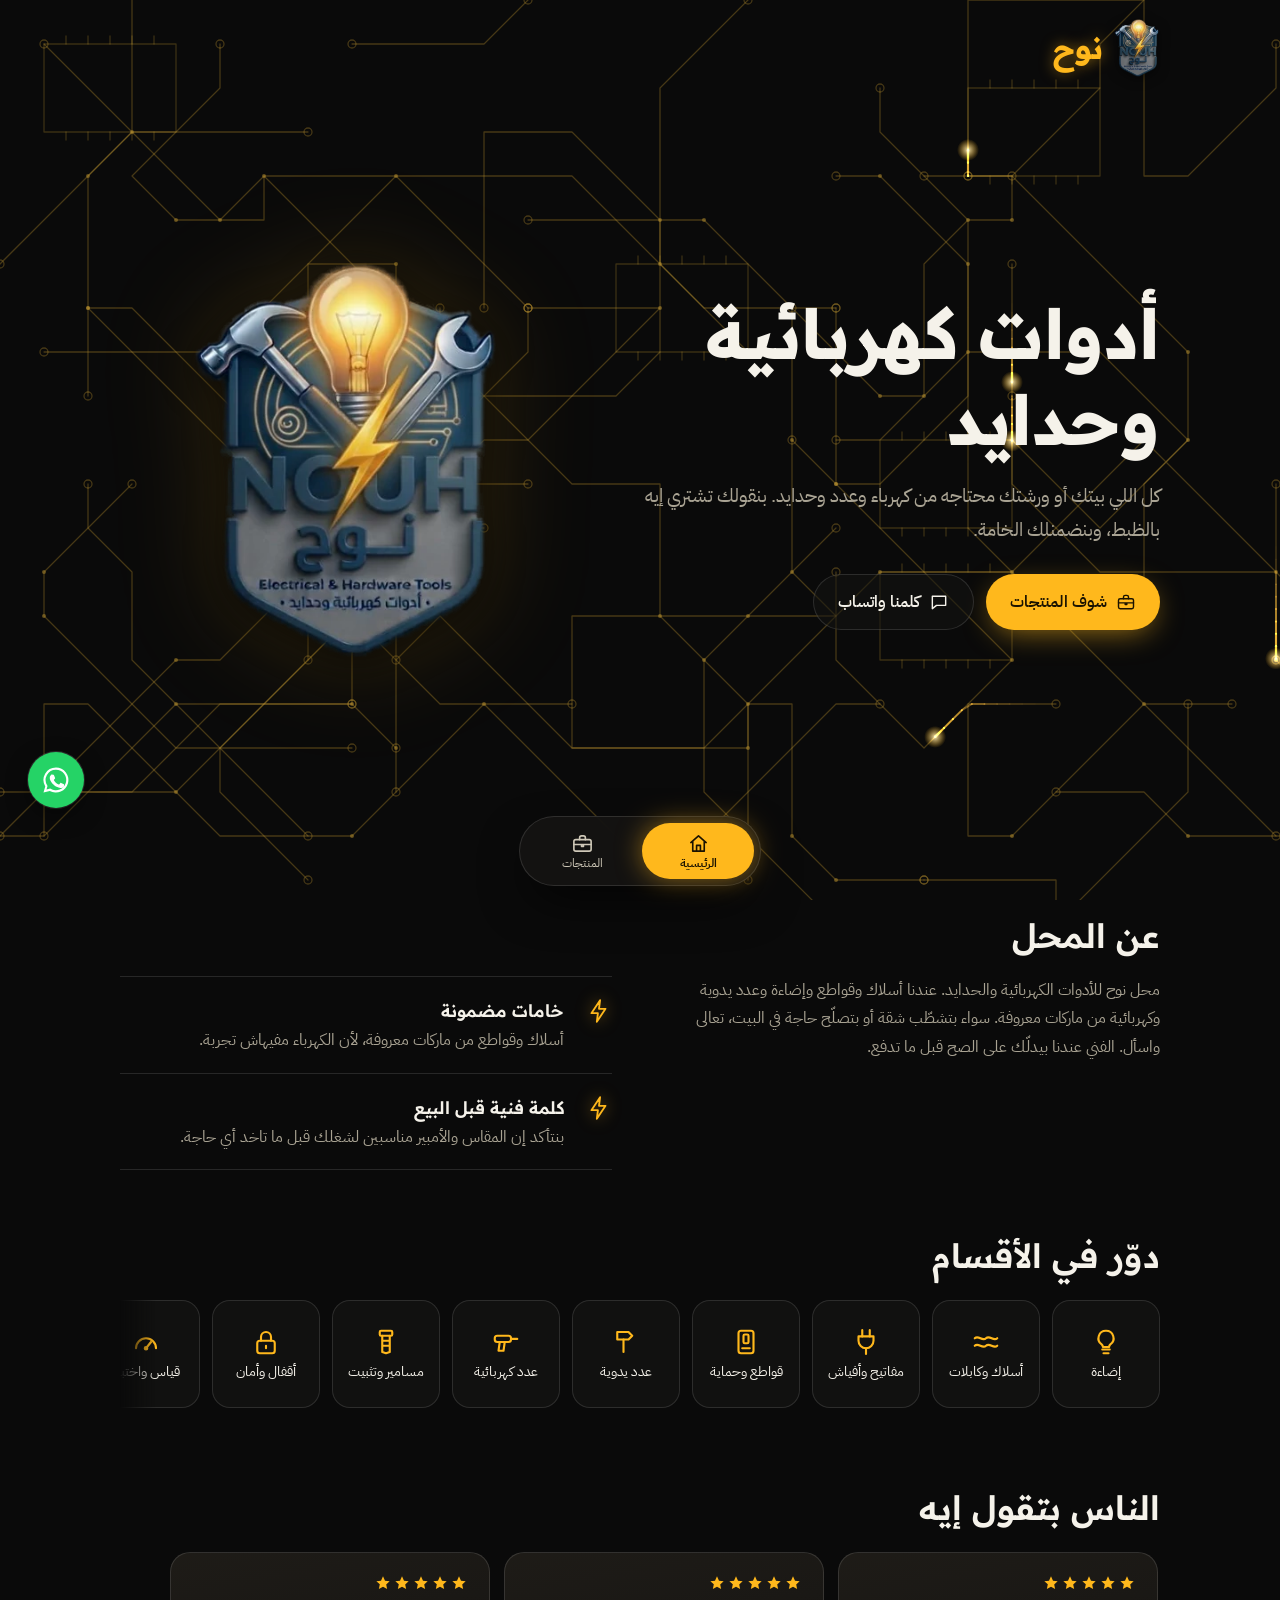
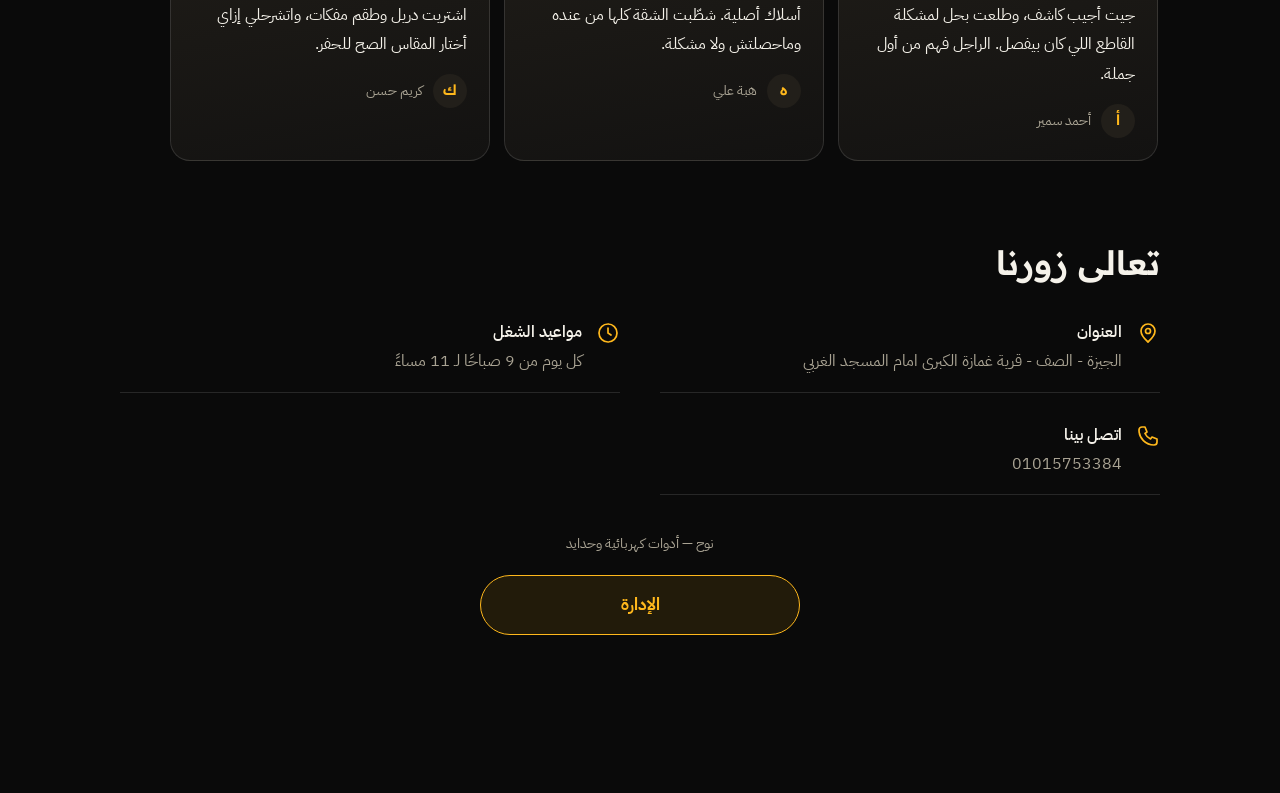
<file: index.html>
<!DOCTYPE html>
<html lang="ar" dir="rtl">
<head>
<meta charset="utf-8">
<meta name="viewport" content="width=device-width, initial-scale=1, viewport-fit=cover">
<meta name="theme-color" content="#0a0a0a">
<title>نوح — أدوات كهربائية وحدايد</title>
<meta name="description" content="نوح: أدوات كهربائية وحدايد. أسلاك وقواطع وإضاءة وعدد يدوية وكهربائية. شوف المنتجات واسأل على واتساب.">
<link rel="canonical" href="https://noah-shop.pages.dev/">
<meta property="og:type" content="website">
<meta property="og:locale" content="ar_EG">
<meta property="og:site_name" content="نوح">
<meta property="og:title" content="نوح — أدوات كهربائية وحدايد">
<meta property="og:description" content="أسلاك وقواطع وإضاءة وعدد يدوية وكهربائية. اسأل على واتساب.">
<meta property="og:url" content="https://noah-shop.pages.dev/">
<meta property="og:image:width" content="1200">
<meta property="og:image:height" content="630">
<meta property="og:image" content="https://noah-shop.pages.dev/assets/og-image.png">
<meta name="twitter:card" content="summary_large_image">
<link rel="manifest" href="manifest.webmanifest">
<link rel="apple-touch-icon" href="assets/icon-180.png">
<link rel="icon" href="data:image/svg+xml,%3Csvg xmlns='http://www.w3.org/2000/svg' viewBox='0 0 32 32'%3E%3Crect width='32' height='32' rx='8' fill='%230a0a0a'/%3E%3Cpath d='M18 3 8 18h7l-2 11 11-16h-7z' fill='%23ffb81c'/%3E%3C/svg%3E">
<link rel="preconnect" href="https://fonts.googleapis.com">
<link rel="preconnect" href="https://fonts.gstatic.com" crossorigin>
<link href="https://fonts.googleapis.com/css2?family=IBM+Plex+Sans+Arabic:wght@400;500;600&family=Readex+Pro:wght@400;600;700&display=swap" rel="stylesheet">
<link rel="stylesheet" href="assets/style.css">
</head>
<body>
<noscript><div style="position:relative;z-index:5;padding:28px 20px;text-align:center;font-family:Tahoma,sans-serif;line-height:2;background:#151413;color:#f5f2ea">
<h1>نوح — أدوات كهربائية وحدايد</h1>
<p>الموقع محتاج تفعيل JavaScript عشان يعرض المنتجات. فعّله من إعدادات المتصفح، أو كلمنا مباشرة وهنرد عليك.</p>
<p><a style="color:#ffb81c" href="https://wa.me/201119907829">واتساب</a> · <a style="color:#ffb81c" href="tel:01015753384">01015753384</a> <!-- ✏️ غيّر الرقمين هنا زي assets/config.js --></p>
</div></noscript>
<canvas id="bg" aria-hidden="true"></canvas>

<main>
<!-- ===================== الرئيسية ===================== -->
<section class="view active" id="view-home" aria-label="الرئيسية">
  <header class="topbar">
    <a class="brand" href="#home" data-go="home" aria-label="نوح للأدوات الكهربائية والحدايد">
      <img id="logoMain" src="assets/logo.webp" alt="شعار نوح">
      <span class="brand-name">نوح</span>
    </a>
  </header>

  <div class="hero">
    <div class="hero-text">
      <h1 class="hero-title">أدوات كهربائية وحدايد</h1>
      <p class="lead">كل اللي بيتك أو ورشتك محتاجه من كهرباء وعدد وحدايد. بنقولك تشتري إيه بالظبط، وبنضمنلك الخامة.</p>
      <div class="cta-row">
        <button class="btn primary" data-go="products"><svg class="i" viewBox="0 0 24 24" data-icon="toolbox"></svg>شوف المنتجات</button>
        <a class="btn ghost" id="waHero" target="_blank" rel="noopener"><svg class="i" viewBox="0 0 24 24" data-icon="chat"></svg>كلمنا واتساب</a>
      </div>
    </div>
    <img class="hero-logo" data-logo alt="" aria-hidden="true">
  </div>

  <div class="sec" id="about">
    <h2>عن المحل</h2>
    <div class="about">
      <p><!-- ✏️ عدّل النص ده بكلام صاحبك --> محل نوح للأدوات الكهربائية والحدايد. عندنا أسلاك وقواطع وإضاءة وعدد يدوية وكهربائية من ماركات معروفة. سواء بتشطّب شقة أو بتصلّح حاجة في البيت، تعالى واسأل. الفني عندنا بيدلّك على الصح قبل ما تدفع.</p>
      <ul class="why">
        <li><svg class="i" viewBox="0 0 24 24" data-icon="bolt"></svg><div><b>خامات مضمونة</b><span>أسلاك وقواطع من ماركات معروفة، لأن الكهرباء مفيهاش تجربة.</span></div></li>
        <li><svg class="i" viewBox="0 0 24 24" data-icon="bolt"></svg><div><b>كلمة فنية قبل البيع</b><span>بنتأكد إن المقاس والأمبير مناسبين لشغلك قبل ما تاخد أي حاجة.</span></div></li>
      </ul>
    </div>
  </div>

  <div class="sec">
    <h2>دوّر في الأقسام</h2>
    <div class="tiles" id="homeTiles"></div>
  </div>

  <div class="sec">
    <h2>الناس بتقول إيه</h2>
    <!-- ✏️ آراء تجريبية: استبدلها بآراء عملاء حقيقيين -->
    <div class="reviews">
      <article class="rev"><div class="stars" data-stars></div><p>جيت أجيب كاشف، وطلعت بحل لمشكلة القاطع اللي كان بيفصل. الراجل فهم من أول جملة.</p><footer><i>أ</i>أحمد سمير</footer></article>
      <article class="rev"><div class="stars" data-stars></div><p>أسلاك أصلية. شطّبت الشقة كلها من عنده وماحصلتش ولا مشكلة.</p><footer><i>ه</i>هبة علي</footer></article>
      <article class="rev"><div class="stars" data-stars></div><p>اشتريت دريل وطقم مفكات، واتشرحلي إزاي أختار المقاس الصح للحفر.</p><footer><i>ك</i>كريم حسن</footer></article>
    </div>
  </div>

  <div class="sec" id="contact">
    <h2>تعالى زورنا</h2>
    <div class="contact">
      <div class="crow"><svg class="i" viewBox="0 0 24 24" data-icon="pin"></svg><div><b>العنوان</b><span id="cAddr"></span></div></div>
      <div class="crow"><svg class="i" viewBox="0 0 24 24" data-icon="clock"></svg><div><b>مواعيد الشغل</b><span id="cHours"></span></div></div>
      <div class="crow"><svg class="i" viewBox="0 0 24 24" data-icon="phone"></svg><div><b>اتصل بينا</b><a id="cPhone"></a></div></div>
    </div>
    <footer class="foot">نوح — أدوات كهربائية وحدايد <a class="adm" href="/admin/" rel="nofollow">الإدارة</a></footer>
  </div>
</section>

<!-- ===================== المنتجات ===================== -->
<section class="view" id="view-products" aria-label="المنتجات">
  <div class="p-top">
    <div class="p-head"><h1 class="sr">المنتجات</h1><a class="brand mini" href="#home" data-go="home" aria-label="نوح، الرئيسية"><img data-logo alt="شعار نوح"><span class="brand-name">نوح</span></a><span id="count" aria-live="polite"></span></div>
    <div class="search" id="searchBox">
      <svg class="i" viewBox="0 0 24 24" data-icon="search"></svg>
      <input id="q" type="search" autocomplete="off" autocapitalize="off" spellcheck="false" enterkeyhint="search" aria-label="ابحث في المنتجات" placeholder="">
      <button class="ibtn" id="mic" hidden aria-label="بحث بالصوت"><svg class="i" viewBox="0 0 24 24" data-icon="mic"></svg></button>
      <button class="ibtn" id="clearQ" hidden aria-label="مسح البحث"><svg class="i" viewBox="0 0 24 24" data-icon="x"></svg></button>
      <button class="ibtn" id="filterBtn" aria-label="فلاتر" aria-expanded="false"><svg class="i" viewBox="0 0 24 24" data-icon="sliders"></svg><span class="badge" id="fBadge" hidden>0</span></button>
      <div class="sugg" id="sugg" hidden></div>
    </div>
    <div class="smart" id="smart" hidden></div>
    <div class="panel" id="panel" hidden>
      <div><h3>السعر (ج.م)</h3>
        <div class="prow"><input class="num" id="pMin" aria-label="السعر من" type="number" inputmode="numeric" min="0" placeholder="من"><input class="num" id="pMax" aria-label="السعر إلى" type="number" inputmode="numeric" min="0" placeholder="إلى"></div>
        <div class="wrap" style="margin-top:10px" id="presets"></div></div>
      <div><h3>الماركة</h3><div class="wrap" id="brands"></div></div>
      <label class="switch"><input type="checkbox" id="stockOnly"><i></i><span>المتوفر فقط</span></label>
      <div><h3>الترتيب</h3><select class="sel" id="sort" aria-label="ترتيب المنتجات"><option value="rel">الأنسب</option><option value="asc">الأرخص أولًا</option><option value="desc">الأغلى أولًا</option><option value="disc">أكبر خصم</option></select></div>
      <button class="clear" id="resetAll">مسح كل الفلاتر</button>
    </div>
    <div class="cats" id="cats" role="group" aria-label="الأقسام"></div>
  </div>
  <p class="notice" id="notice" hidden></p>
  <div class="grid" id="grid"></div>
  <nav class="pager" id="pager" aria-label="صفحات المنتجات" hidden></nav>
</section>
</main>

<a class="wa-fab" id="waFab" target="_blank" rel="noopener" aria-label="كلمنا على واتساب"><svg viewBox="0 0 24 24" aria-hidden="true"><path d="M12 2a10 10 0 0 0-8.600 15.100L2 22l5-1.300A10 10 0 1 0 12 2zm0 1.800a8.200 8.200 0 1 1-4.300 15.200l-.3-.2-3 .8.8-2.900-.2-.3A8.200 8.200 0 0 1 12 3.800zM8.700 7.600c-.2 0-.5.100-.7.400-.3.300-1 1-1 2.400s1 2.700 1.100 2.900c.1.200 2 3.100 4.900 4.300 2.400 1 2.900.8 3.400.7.500-.1 1.700-.7 1.900-1.400.2-.7.200-1.200.2-1.400-.1-.1-.3-.2-.6-.3l-1.800-.9c-.2-.1-.4-.1-.6.100l-.8 1c-.1.200-.3.200-.6.100-.3-.1-1.200-.4-2.200-1.400-.8-.7-1.400-1.600-1.500-1.900-.2-.3 0-.4.100-.6l.4-.5.3-.4c.1-.2.100-.3 0-.5l-.8-2c-.2-.5-.4-.5-.6-.5z"/></svg></a>
<nav class="dock" id="dock" aria-label="التنقل الرئيسي">
  <span class="pill" id="pill"></span>
  <button class="on" data-go="home" aria-label="الرئيسية"><svg class="i" viewBox="0 0 24 24" data-icon="home"></svg><span>الرئيسية</span></button>
  <button data-go="products" aria-label="المنتجات"><svg class="i" viewBox="0 0 24 24" data-icon="toolbox"></svg><span>المنتجات</span></button>
</nav>

<div class="scrim" id="scrim" hidden></div>

<!-- =============== 1) البيانات + منطق البحث الذكي (من غير DOM) =============== -->


<!-- =============== 2) الواجهة والحركة =============== -->
<script src="assets/config.js"></script>
<script src="assets/products.seed.js"></script>
<script src="assets/search.js"></script>
<script src="assets/background.js"></script>
<script src="assets/app.js"></script>
<script src="assets/cart.js"></script>
<script src="assets/inquiry.js"></script>
</body>
</html>
</file>
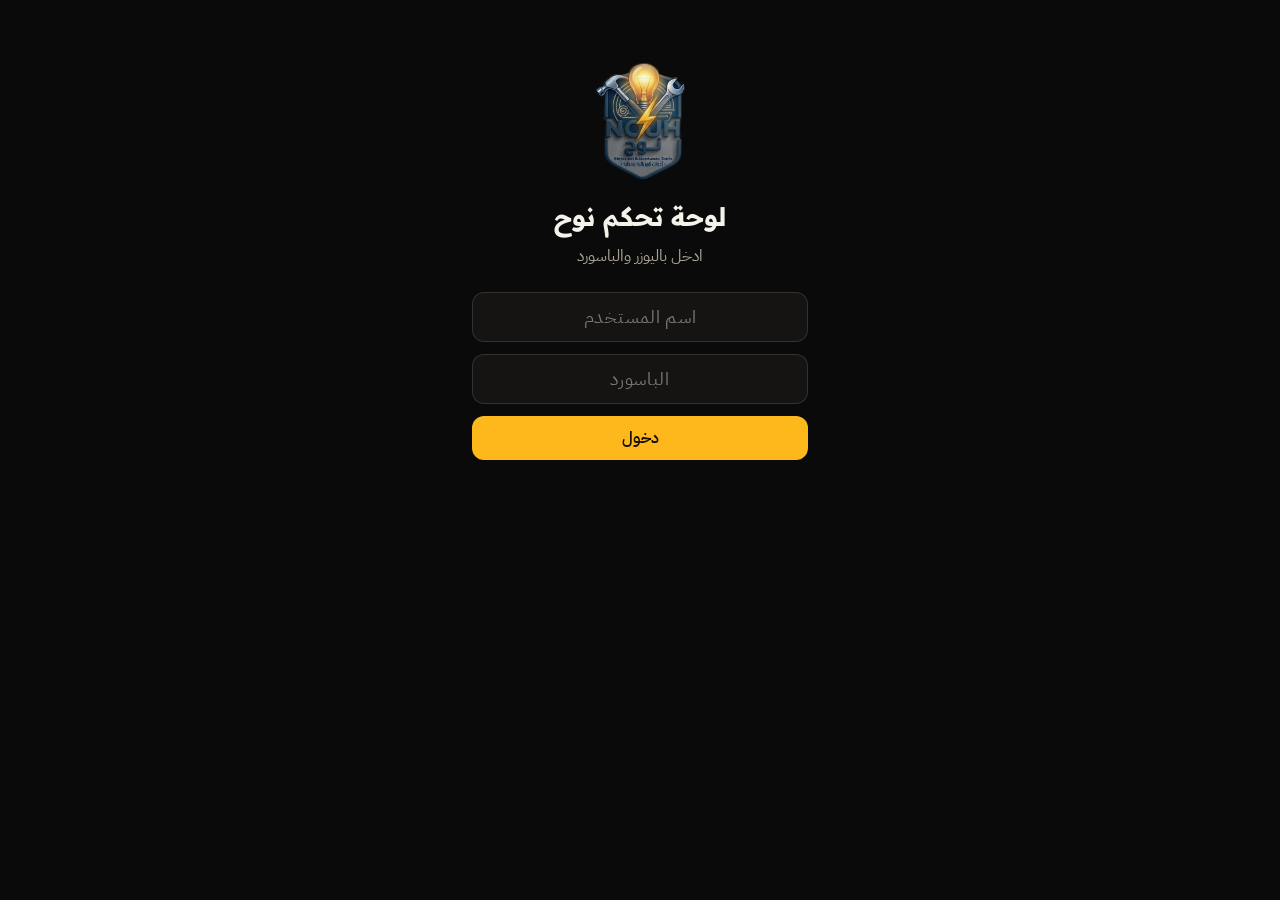
<file: admin/index.html>
<!DOCTYPE html>
<html lang="ar" dir="rtl">
<head>
<meta charset="utf-8">
<meta name="viewport" content="width=device-width, initial-scale=1, viewport-fit=cover">
<meta name="robots" content="noindex,nofollow">
<meta name="theme-color" content="#0a0a0a">
<title>لوحة تحكم نوح</title>
<link rel="icon" href="data:image/svg+xml,%3Csvg xmlns='http://www.w3.org/2000/svg' viewBox='0 0 32 32'%3E%3Crect width='32' height='32' rx='8' fill='%230a0a0a'/%3E%3Cpath d='M18 3 8 18h7l-2 11 11-16h-7z' fill='%23ffb81c'/%3E%3C/svg%3E">
<link href="https://fonts.googleapis.com/css2?family=IBM+Plex+Sans+Arabic:wght@400;500;600&family=Readex+Pro:wght@600;700&display=swap" rel="stylesheet">
<link rel="stylesheet" href="admin.css">
</head>
<body>

<!-- تسجيل الدخول -->
<section id="login" class="login" hidden>
  <img src="../assets/logo.webp" alt="" class="login-logo">
  <h1>لوحة تحكم نوح</h1>
  <p class="muted">ادخل باليوزر والباسورد</p>
  <form id="loginForm">
    <input id="user" type="text" autocomplete="username" autocapitalize="none" placeholder="اسم المستخدم" aria-label="اسم المستخدم" dir="ltr">
    <input id="code" type="password" autocomplete="current-password" placeholder="الباسورد" aria-label="الباسورد" dir="ltr">
    <button class="btn primary" type="submit">دخول</button>
    <p id="loginErr" class="err" hidden></p>
  </form>
</section>

<!-- اللوحة -->
<div id="app" hidden>
  <header class="top">
    <div class="top-in">
      <img src="../assets/logo.webp" alt="" class="top-logo">
      <b>لوحة تحكم نوح</b>
      <a class="btn ghost sm" href="../" target="_blank" rel="noopener">فتح الموقع</a>
      <button class="btn ghost sm" id="logout" type="button">خروج</button>
    </div>
    <nav class="tabs" role="tablist">
      <button role="tab" id="tabP" class="on" data-tab="products" aria-selected="true">المنتجات</button>
      <button role="tab" id="tabS" data-tab="site" aria-selected="false">بيانات المحل <i id="siteDot" class="dot" hidden></i></button>
    <button role="tab" id="tabO" data-tab="orders" aria-selected="false">الطلبات <i id="ordDot" class="dot" hidden></i></button>
    <button role="tab" id="tabA" data-tab="admins" aria-selected="false">المديرين</button>
    </nav>
  </header>

  <main>
    <!-- المنتجات -->
    <section id="paneProducts">
      <div id="sampleBanner" class="banner" hidden>
        <b>المنتجات الحالية تجريبية.</b>
        <span>ضيف منتجاتك الحقيقية، وبعدين امسح التجريبي بضغطة واحدة.</span>
        <button class="btn danger sm" id="delSamples" type="button">امسح كل المنتجات التجريبية</button>
      </div>
      <div class="bar">
        <input id="filter" type="search" placeholder="دوّر في منتجاتك" aria-label="بحث في المنتجات">
        <button class="btn primary" id="addBtn" type="button">+ منتج جديد</button>
      </div>
      <div class="cdd"><select id="catFilter" hidden aria-hidden="true" tabindex="-1"><option value="">الكل</option></select>
        <button type="button" id="catBtn" class="catfilter" aria-haspopup="listbox" aria-expanded="false" aria-label="تصفية حسب التصنيف"><span id="catLbl">الكل</span><svg viewBox="0 0 24 24" width="18" height="18" fill="none" stroke="currentColor" stroke-width="2" stroke-linecap="round" stroke-linejoin="round" aria-hidden="true"><path d="m6 9 6 6 6-6"/></svg></button>
        <ul id="catMenu" class="cmenu" role="listbox" hidden></ul></div>
      <p id="count" class="muted small"></p>
      <ul id="list" class="list"></ul>
    </section>

    <!-- بيانات المحل -->
    <section id="paneSite" hidden>
      <div id="siteWarn" class="banner" hidden>
        <b>لسه فيه بيانات وهمية لازم تتغير:</b>
        <span id="siteWarnList"></span>
      </div>
      <form id="siteForm" class="form" autocomplete="off">
        <label>رقم التليفون <small>للمكالمات</small>
          <input id="sPhone" inputmode="tel" dir="ltr" placeholder="01012345678"></label>
        <label>رقم الواتساب <small>بصيغة دولية من غير + ومن غير صفر. مصر: 20 وبعدها الرقم. مثال 201012345678</small>
          <input id="sWa" inputmode="numeric" dir="ltr" placeholder="201012345678"></label>
        <label>العنوان
          <input id="sAddr" placeholder="الشارع، الحي، المدينة"></label>
        <label>رابط الخريطة <small>افتح المحل على Google Maps، اضغط مشاركة، وانسخ الرابط</small>
          <input id="sMap" inputmode="url" dir="ltr" placeholder="https://maps.app.goo.gl/..."></label>
        <label class="check"><input id="sShowPrices" type="checkbox" checked><span>إظهار الأسعار للزبائن في الموقع</span></label>
        <small class="hint">لو قفلتها، الزبون يشوف «اسأل عن السعر» بدل السعر (إلا المنتجات اللي اخترت لها «إظهار دائمًا»). الأسعار بتفضل عندك في اللوحة. المنتج المخفي سعره ما يتطلبش من السلة، الزبون يسأل عنه على واتساب.</small>
        <label>مواعيد الشغل
          <input id="sHours" placeholder="كل يوم من 9 صباحًا لـ 10 مساءً"></label>
        <button class="btn primary" type="submit">حفظ بيانات المحل</button>
      </form>
    </section>

    <!-- الطلبات -->
    <section id="paneOrders" hidden>
      <div class="bar"><select id="ordFilter" aria-label="فلتر الحالة"><option value="all">كل الطلبات</option><option value="new">جديد</option><option value="preparing">بيتجهز</option><option value="done">اتسلم</option><option value="cancelled">ملغي</option></select>
        <button class="btn ghost" id="ordRefresh" type="button">تحديث</button></div>
      <p id="ordCount" class="muted small"></p>
      <ul id="ordList" class="list"></ul>
    </section>

    <!-- المديرين -->
    <section id="paneAdmins" hidden>
      <p class="muted small">كل مدير ليه يوزر وباسورد خاص بيه. تقدر تضيف أو تمسح أو تغيّر اليوزر والباسورد. لازم يفضل مدير واحد على الأقل.</p>
      <ul id="adminList" class="list"></ul>
      <form id="adminForm" class="form addadmin" autocomplete="off">
        <b>إضافة مدير</b>
        <input id="nUser" dir="ltr" autocapitalize="none" placeholder="اسم المستخدم (إنجليزي، 3 حروف على الأقل)" maxlength="30" required>
        <input id="nPass" type="password" dir="ltr" placeholder="الباسورد (6 حروف على الأقل)" autocomplete="new-password" minlength="6" maxlength="100" required>
        <button class="btn primary" type="submit">إضافة</button>
      </form>
    </section>
  </main>
</div>

<!-- نافذة تعديل منتج -->
<div id="scrim" class="scrim" hidden>
  <form id="pform" class="sheet" autocomplete="off" role="dialog" aria-modal="true" aria-labelledby="pTitle">
    <div class="sheet-head">
      <h2 id="pTitle">منتج جديد</h2>
      <button type="button" class="x" id="pClose" aria-label="إغلاق">×</button>
    </div>
    <div class="sheet-body">
      <label>اسم المنتج *<input id="fName" required maxlength="120" placeholder="مثال: لمبة LED 9 وات أبيض"></label>
      <div class="row2">
        <label>القسم *<select id="fCat"></select></label>
        <label>الماركة<input id="fBrand" maxlength="40" placeholder="اختياري"></label>
      </div>
      <div class="row2">
        <label>السعر (ج.م) <small>اتركه فاضي لو مش عايز تكتب سعر: بيظهر «اسأل عن السعر»</small><input id="fPrice" type="number" inputmode="decimal" min="0" step="any" dir="ltr"></label>
        <label>السعر قبل الخصم <small>اتركه فاضي لو مفيش</small><input id="fOld" type="number" inputmode="decimal" min="0" step="any" dir="ltr"></label>
      </div>
      <label class="check"><input id="fStock" type="checkbox" checked><span>متوفر</span></label>
      <label>عرض السعر للزبون <small>«يتبع الإعداد العام» هو الافتراضي. السعر بيفضل محفوظ عندك حتى لو مخفي.</small>
        <select id="fPriceMode"><option value="">يتبع الإعداد العام</option><option value="show">إظهار السعر دائمًا</option><option value="hide">إخفاء السعر دائمًا</option></select></label>
      <label>وصف قصير<textarea id="fDesc" rows="3" maxlength="600" placeholder="بيظهر لما الزبون يفتح المنتج"></textarea></label>
      <label>كلمات بحث إضافية <small>كلمات الزبون ممكن يدوّر بيها (عامية، إنجليزي...)، بمسافات</small><input id="fTags" maxlength="300" placeholder="ليد موفرة اضاءة"></label>

      <div class="photos">
        <div class="photos-h"><b>الصور</b> <small id="photoHint">لحد 6 صور. الأولى هي اللي بتظهر في القايمة.</small></div>
        <div id="thumbs" class="pthumbs"></div>
        <label class="btn ghost addph" id="addPhotoLbl">+ إضافة صور
          <input id="fFiles" type="file" accept="image/*" multiple hidden>
        </label>
      </div>
      <p id="pErr" class="err" hidden></p>
    </div>
    <div class="sheet-foot">
      <button type="button" class="btn danger" id="pDelete" hidden>مسح المنتج</button>
      <span class="grow"></span>
      <button type="button" class="btn ghost" id="pCancel">إلغاء</button>
      <button type="submit" class="btn primary" id="pSave">حفظ</button>
    </div>
  </form>
</div>

<div id="toast" class="toast" role="status" aria-live="polite" hidden></div>

<script src="../assets/config.js"></script>
<script src="../assets/products.seed.js"></script>
<script src="admin.js"></script>
</body>
</html>
</file>
<file: assets/style.css>
:root{
  --ink:#0a0a0a;      /* الخلفية */
  --deep:#151413;
  --slate:#221f1a;
  --steel:#8a6a22;    /* خطوط الدوائر */
  --mist:#cfc8b8;
  --bulb:#ffb81c;     /* لون اللمبة */
  --spark:#ffe27a;
  --text:#f5f2ea;
  --muted:#a9a393;
  --ok:#58d68d;
  --bad:#ff7a6b;
  --line:rgba(255,255,255,.12);
  --display:'Readex Pro','IBM Plex Sans Arabic',Tahoma,sans-serif;
  --body:'IBM Plex Sans Arabic','Segoe UI',Tahoma,sans-serif;
}
*{box-sizing:border-box;margin:0;padding:0}
[hidden]{display:none!important}
html{-webkit-text-size-adjust:100%;scroll-behavior:auto}
body{font-family:var(--body);background:var(--ink);color:var(--text);line-height:1.8;font-size:16px;min-height:100vh;overflow-x:hidden}
button,input,select{font:inherit;color:inherit}
button{cursor:pointer;background:none;border:0}
a{color:inherit;text-decoration:none}
:focus-visible{outline:2px solid var(--bulb);outline-offset:3px;border-radius:8px}
svg.i{width:1.25em;height:1.25em;flex:none;fill:none;stroke:currentColor;stroke-width:1.7;stroke-linecap:round;stroke-linejoin:round}

#bg{position:fixed;inset:0;width:100%;height:100%;z-index:0;pointer-events:none}
main{position:relative;z-index:1}
.view{display:none;max-width:1080px;margin:0 auto;padding:0 20px 150px}
.view.active{display:block;animation:fade .3s ease both}
@keyframes fade{from{opacity:0}to{opacity:1}}

/* ---------- أزرار ---------- */
.btn{display:inline-flex;align-items:center;gap:.55em;padding:.8em 1.5em;border-radius:999px;font-weight:600;font-size:1rem;transition:transform .15s, background .2s, box-shadow .2s;white-space:nowrap}
.btn.primary{background:var(--bulb);color:#1a1200;box-shadow:0 8px 30px -8px rgba(255,184,28,.65)}
.btn.primary:hover{background:var(--spark)}
.btn.ghost{border:1px solid var(--line);background:rgba(21,20,19,.55);backdrop-filter:blur(6px)}
.btn.ghost:hover{border-color:var(--bulb);color:var(--spark)}
.btn:active{transform:scale(.97)}

/* ---------- الرئيسية: الهيرو ---------- */
.hero{min-height:calc(100svh - 120px);display:grid;align-content:center;padding:24px 0 40px}
.hero-text{text-align:start;max-width:640px}
.hero-title{font-family:var(--display);font-weight:700;font-size:clamp(2.3rem,9.5vw,4.2rem);line-height:1.25;animation:switchB 1.4s steps(1,end) both}
.topbar{display:flex;align-items:center;padding-top:18px}
.brand{display:inline-flex;align-items:center;gap:10px;-webkit-tap-highlight-color:transparent}
.brand img{height:60px;width:auto;display:block;filter:drop-shadow(0 2px 6px rgba(0,0,0,.55))}
.brand.mini img{height:44px}
.brand.mini .brand-name{font-size:1.45rem}
.sr{position:absolute;width:1px;height:1px;overflow:hidden;clip:rect(0 0 0 0);white-space:nowrap}
.brand-name{font-family:var(--display);font-weight:700;font-size:1.9rem;line-height:1;color:var(--bulb);text-shadow:0 0 14px rgba(255,184,28,.5);animation:switchB 1.4s steps(1,end) both}
.lead{max-width:34em;margin:16px 0 26px;color:var(--muted);font-size:1.05rem}
.cta-row{display:flex;gap:12px;justify-content:flex-start;flex-wrap:wrap}
@keyframes switchOn{0%{opacity:.1}20%{opacity:1}30%{opacity:.15}36%{opacity:.9}42%{opacity:.25}50%{opacity:1}100%{opacity:1}}
@keyframes switchB{0%{filter:brightness(.28)}20%{filter:brightness(1.1)}30%{filter:brightness(.3)}36%{filter:brightness(1)}42%{filter:brightness(.4)}50%{filter:brightness(1.05)}100%{filter:brightness(1)}}

/* ---------- أقسام الرئيسية ---------- */
.sec{padding:56px 0 8px}
.sec h2{font-family:var(--display);font-weight:600;font-size:clamp(1.6rem,5vw,2.1rem);line-height:1.3;margin-bottom:18px}
.about{display:grid;gap:28px}
.about p{color:var(--muted);max-width:36em}
.why{list-style:none;border-top:1px solid var(--line)}
.why li{display:grid;grid-template-columns:34px 1fr;gap:14px;padding:18px 0;border-bottom:1px solid var(--line)}
.why svg{width:26px;height:26px;color:var(--bulb);margin-top:3px;filter:drop-shadow(0 0 8px rgba(255,184,28,.5))}
.why b{display:block;font-family:var(--display);font-weight:600;font-size:1.08rem}
.why span{color:var(--muted);font-size:.97rem}

.tiles{display:flex;gap:12px;overflow-x:auto;padding:4px 2px 14px;scroll-snap-type:x proximity;scrollbar-width:none}
.tiles::-webkit-scrollbar{display:none}
.tile-btn{flex:none;width:108px;height:108px;scroll-snap-align:start;border:1px solid var(--line);border-radius:18px;background:rgba(21,20,19,.7);backdrop-filter:blur(4px);display:grid;place-items:center;align-content:center;gap:6px;padding:8px;text-align:center;font-size:.86rem;line-height:1.35;transition:border-color .2s,transform .15s,color .2s}
.tile-btn svg{width:30px;height:30px;color:var(--bulb)}
.tile-btn:hover{border-color:var(--bulb);color:var(--spark)}
.tile-btn:active{transform:scale(.96)}

.reviews{display:flex;gap:14px;overflow-x:auto;scroll-snap-type:x mandatory;padding:4px 2px 16px;scrollbar-width:none}
.reviews::-webkit-scrollbar{display:none}
.rev{flex:none;width:min(82vw,320px);scroll-snap-align:start;border-radius:20px;padding:22px;background:linear-gradient(170deg,rgba(34,31,26,.85),rgba(21,20,19,.85));border:1px solid var(--line)}
.stars{display:flex;gap:3px;color:var(--bulb);margin-bottom:10px}
.stars svg{width:16px;height:16px;fill:currentColor}
.rev p{font-size:1rem;line-height:1.85}
.rev footer{margin-top:14px;color:var(--muted);font-size:.9rem;display:flex;align-items:center;gap:10px}
.rev footer i{width:34px;height:34px;border-radius:50%;background:var(--slate);display:grid;place-items:center;font-style:normal;color:var(--bulb);font-family:var(--display);font-weight:600}

.contact{display:grid;gap:12px;margin-top:6px}
.crow{display:flex;gap:14px;align-items:flex-start;padding:16px 0;border-bottom:1px solid var(--line)}
.crow svg{color:var(--bulb);width:24px;height:24px;margin-top:3px}
.crow b{display:block;font-weight:600}
.crow span{color:var(--muted)}
footer.foot{padding:36px 0 0;color:var(--muted);font-size:.88rem;text-align:center}

/* ---------- المنتجات ---------- */
.p-top{position:sticky;top:0;z-index:30;margin:0 -20px;padding:14px 20px 10px;background:rgba(10,10,10,.84);backdrop-filter:blur(14px);-webkit-backdrop-filter:blur(14px);border-bottom:1px solid var(--line)}
.p-head{display:flex;align-items:baseline;justify-content:space-between;gap:12px;margin-bottom:10px}
.p-head h1{font-family:var(--display);font-weight:700;font-size:1.5rem}
#count{color:var(--muted);font-size:.92rem}
.search{position:relative;display:flex;align-items:center;gap:6px;height:52px;padding:0 14px;border-radius:16px;background:var(--deep);border:1px solid var(--line);transition:border-color .2s,box-shadow .2s}
.search:focus-within{border-color:var(--bulb);box-shadow:0 0 0 4px rgba(255,184,28,.14)}
.search>svg{color:var(--mist)}
.search input{flex:1;min-width:0;height:100%;background:none;border:0;outline:0;font-size:1rem}
.search input::placeholder{color:#7d786c}
.search input::-webkit-search-cancel-button{display:none}
.ibtn{width:38px;height:38px;border-radius:12px;display:grid;place-items:center;color:var(--mist);position:relative;transition:background .2s,color .2s}
.ibtn:hover{background:rgba(255,255,255,.06);color:var(--text)}
.ibtn.rec{color:#fff;background:var(--bad);animation:pulse 1s infinite}
.ibtn.on{color:var(--bulb)}
.badge{position:absolute;top:2px;inset-inline-start:2px;min-width:17px;height:17px;border-radius:9px;background:var(--bulb);color:#1a1200;font-size:.7rem;font-weight:700;display:grid;place-items:center;padding:0 4px;line-height:1}
@keyframes pulse{50%{box-shadow:0 0 0 6px rgba(255,122,107,.25)}}
.sugg{position:absolute;top:calc(100% + 8px);inset-inline:0;background:#1a1816;border:1px solid var(--line);border-radius:16px;box-shadow:0 24px 60px -10px rgba(0,0,0,.7);padding:8px;max-height:60vh;overflow:auto;z-index:40}
.sg-h{color:var(--muted);font-size:.85rem;padding:6px 8px}
.sg-chips{display:flex;flex-wrap:wrap;gap:8px;padding:4px 6px 8px}
.chip{display:inline-flex;align-items:center;gap:6px;padding:.38em .95em;border-radius:999px;border:1px solid var(--line);background:rgba(255,255,255,.03);font-size:.92rem;transition:border-color .2s,background .2s,color .2s;white-space:nowrap}
.chip:hover{border-color:var(--bulb)}
.chip.on{background:var(--bulb);border-color:var(--bulb);color:#1a1200;font-weight:600}
.chip svg{width:1.1em;height:1.1em}
.chip small{opacity:.65;font-size:.8em}
.chip.dim{opacity:.4}
.sg-item{display:flex;align-items:center;gap:12px;width:100%;padding:10px;border-radius:12px;text-align:start}
.sg-item:hover,.sg-item:focus-visible{background:rgba(255,255,255,.06)}
.sg-item svg{width:26px;height:26px;color:var(--bulb)}
.sg-item div{flex:1;min-width:0}
.sg-item b{display:block;font-weight:500;font-size:.97rem;line-height:1.5}
.sg-item small{color:var(--muted)}
.sg-item em{font-style:normal;font-weight:600;color:var(--spark);white-space:nowrap}
mark{background:rgba(255,184,28,.28);color:var(--spark);border-radius:4px;padding:0 2px}

.smart{display:flex;flex-wrap:wrap;gap:8px;align-items:center;margin-top:10px;font-size:.88rem;color:var(--muted)}
.smart .chip{background:rgba(255,184,28,.1);border-color:rgba(255,184,28,.4);color:var(--spark)}
.panel{margin-top:10px;padding:14px;border:1px solid var(--line);border-radius:16px;background:rgba(21,20,19,.9);display:grid;gap:16px;max-height:55vh;overflow:auto}
.panel h3{font-size:.92rem;font-weight:600;color:var(--mist);margin-bottom:8px}
.prow{display:flex;gap:10px;align-items:center;flex-wrap:wrap}
.num{width:110px;height:42px;border-radius:12px;background:var(--ink);border:1px solid var(--line);padding:0 12px;outline:0}
.num:focus{border-color:var(--bulb)}
.wrap{display:flex;flex-wrap:wrap;gap:8px}
.switch{display:flex;align-items:center;gap:12px;cursor:pointer;user-select:none}
.switch input{position:absolute;opacity:0}
.switch i{width:46px;height:26px;border-radius:13px;background:var(--ink);border:1px solid var(--line);position:relative;transition:background .2s;flex:none}
.switch i::after{content:"";position:absolute;top:3px;inset-inline-start:3px;width:18px;height:18px;border-radius:50%;background:var(--mist);transition:transform .2s,background .2s}
.switch input:checked+i{background:rgba(255,184,28,.25);border-color:var(--bulb)}
.switch input:checked+i::after{background:var(--bulb);transform:translateX(-20px)}
.switch input:focus-visible+i{outline:2px solid var(--bulb);outline-offset:3px}
select.sel{height:42px;border-radius:12px;background:var(--ink);border:1px solid var(--line);padding:0 12px;outline:0;min-width:160px}
.clear{color:var(--spark);font-size:.92rem;justify-self:start;text-decoration:underline;text-underline-offset:4px}

.cats{display:flex;gap:8px;overflow-x:auto;padding:12px 0 2px;scrollbar-width:none}
.cats::-webkit-scrollbar{display:none}
.notice{margin:16px 0 0;color:var(--muted);font-size:.95rem}
.grid{display:grid;grid-template-columns:repeat(2,1fr);gap:12px;margin-top:16px}
.card{border-radius:18px;overflow:hidden;background:rgba(21,20,19,.82);border:1px solid var(--line);text-align:start;display:flex;flex-direction:column;transition:border-color .2s,transform .18s;animation:fade .25s ease both}
.card:hover{border-color:rgba(255,184,28,.5);transform:translateY(-3px)}
.card:active{transform:scale(.98)}
.tile{position:relative;aspect-ratio:5/4;display:grid;place-items:center;background:linear-gradient(160deg,#2a2518,#14120d);overflow:hidden}
.tile::before{content:"";position:absolute;inset:0;background-image:linear-gradient(rgba(190,150,50,.18) 1px,transparent 1px),linear-gradient(90deg,rgba(190,150,50,.18) 1px,transparent 1px);background-size:20px 20px;-webkit-mask-image:radial-gradient(circle,#000 25%,transparent 72%);mask-image:radial-gradient(circle,#000 25%,transparent 72%)}
.tile svg{position:relative;width:44%;max-width:72px;height:auto;aspect-ratio:1;color:var(--bulb);stroke-width:1.4;filter:drop-shadow(0 0 12px rgba(255,184,28,.5))}
.off{position:absolute;top:10px;inset-inline-start:10px;background:var(--bulb);color:#1a1200;font-weight:700;font-size:.78rem;padding:1px 9px;border-radius:999px}
.info{padding:12px 14px 14px;display:flex;flex-direction:column;gap:4px;flex:1}
.info h3{font-size:.98rem;font-weight:500;line-height:1.55}
.meta{display:flex;gap:10px;flex-wrap:wrap;font-size:.82rem;color:var(--muted);line-height:1.4}
.meta b{color:var(--mist);font-weight:600}
.price{margin-top:auto;padding-top:8px;display:flex;align-items:baseline;gap:8px;flex-wrap:wrap}
.price strong{font-family:var(--display);font-weight:700;font-size:1.2rem}
.price strong small{font-family:var(--body);font-size:.75rem;font-weight:400;color:var(--muted);margin-inline-start:3px}
.price s{color:#857f72;font-size:.85rem}
.stock{margin-inline-start:auto;font-size:.78rem;display:inline-flex;align-items:center;gap:5px}
.stock::before{content:"";width:7px;height:7px;border-radius:50%;background:var(--ok);box-shadow:0 0 8px var(--ok)}
.stock.no{color:var(--muted)}
.stock.no::before{background:#7d786c;box-shadow:none}
.pager{display:flex;justify-content:center;align-items:center;gap:6px;margin-top:26px;flex-wrap:wrap}
.pg{min-width:42px;height:42px;padding:0 12px;border-radius:999px;border:1px solid var(--line);background:rgba(21,20,19,.8);display:inline-flex;align-items:center;justify-content:center;gap:4px;font-weight:600;transition:border-color .2s,background .2s}
.pg:hover:not(:disabled){border-color:var(--bulb)}
.pg.on{background:var(--bulb);border-color:var(--bulb);color:#1a1200}
.pg:disabled{opacity:.35;cursor:default}
.pg svg{width:1.1em;height:1.1em}
.gap{color:var(--muted);padding:0 4px}
.empty{grid-column:1/-1;text-align:center;padding:48px 12px;color:var(--muted)}
.empty svg{width:46px;height:46px;color:var(--steel);margin-bottom:10px}
.empty h3{color:var(--text);font-family:var(--display);font-weight:600;font-size:1.2rem;margin-bottom:6px}
.empty .wrap{justify-content:center;margin-top:14px}

/* ---------- نافذة تفاصيل المنتج ---------- */
.scrim{position:fixed;inset:0;z-index:80;background:rgba(5,10,18,.7);backdrop-filter:blur(4px);display:flex;align-items:flex-end;justify-content:center;animation:fade .2s}
.sheet{width:min(520px,100%);max-height:88vh;overflow:auto;background:var(--deep);border:1px solid var(--line);border-radius:26px 26px 0 0;animation:up .28s cubic-bezier(.2,.8,.2,1)}
@keyframes up{from{transform:translateY(40px);opacity:0}to{transform:none;opacity:1}}
.sheet .tile{aspect-ratio:16/9}
.sheet .tile svg{max-width:96px}
.sheet .body{padding:20px 22px 26px;display:grid;gap:10px}
.sheet h2{font-family:var(--display);font-weight:600;font-size:1.35rem;line-height:1.4}
.sheet .price strong{font-size:1.6rem}
.sheet p{color:var(--muted)}
.xbtn{position:absolute;top:12px;inset-inline-end:12px;z-index:2;background:rgba(10,10,10,.7)}
.sheet .btn{justify-content:center;margin-top:6px}
@media(min-width:620px){.scrim{align-items:center}.sheet{border-radius:26px}}

/* ---------- الشريط السفلي ---------- */
.dock{position:fixed;z-index:60;bottom:max(14px,env(safe-area-inset-bottom));left:50%;transform:translateX(-50%);display:flex;gap:4px;padding:6px;border-radius:999px;background:rgba(21,20,19,.88);backdrop-filter:blur(16px);-webkit-backdrop-filter:blur(16px);border:1px solid var(--line);box-shadow:0 20px 50px -12px rgba(0,0,0,.8)}
.dock button{position:relative;z-index:1;width:112px;height:56px;border-radius:999px;display:flex;flex-direction:column;align-items:center;justify-content:center;gap:1px;color:var(--mist);font-size:.74rem;line-height:1.2;transition:color .25s}
.dock button svg{width:23px;height:23px}
.dock button.on{color:#1a1200;font-weight:600}
.pill{position:absolute;top:6px;left:0;height:56px;border-radius:999px;background:var(--bulb);box-shadow:0 0 26px rgba(255,184,28,.5);transition:transform .35s cubic-bezier(.3,1.3,.5,1),width .3s}


@media(min-width:760px){
  .about{grid-template-columns:1fr 1fr;gap:56px;align-items:start}
  .grid{grid-template-columns:repeat(3,1fr);gap:16px}
  .contact{grid-template-columns:1fr 1fr;column-gap:40px}
}
@media(min-width:1000px){.grid{grid-template-columns:repeat(4,1fr)}}
/* ---- تحسينات: لمس 44px، تلميح السحب، واتساب عايم، هيرو ديسكتوب ---- */
.ibtn{width:44px;height:44px}
.brand{min-height:44px}
.chip{min-height:44px}
.pg{min-height:44px;min-width:44px}
.num,select.sel{min-height:44px}
.tiles,.cats{--fl:0;--fr:0;-webkit-mask-image:linear-gradient(to right,transparent 0,#000 calc(var(--fl)*36px),#000 calc(100% - var(--fr)*36px),transparent 100%);mask-image:linear-gradient(to right,transparent 0,#000 calc(var(--fl)*36px),#000 calc(100% - var(--fr)*36px),transparent 100%)}
.wa-fab{position:fixed;z-index:55;left:16px;bottom:calc(max(14px,env(safe-area-inset-bottom)) + 78px);width:56px;height:56px;border-radius:50%;display:grid;place-items:center;background:#25d366;color:#fff;box-shadow:0 8px 24px -4px rgba(0,0,0,.6),0 0 0 1px rgba(255,255,255,.15);transition:transform .15s}
.wa-fab:active{transform:scale(.94)}
.wa-fab svg{width:30px;height:30px;fill:currentColor}
.hero-logo{display:none}
@media(min-width:1000px){
  .hero{grid-template-columns:1.1fr .9fr;align-items:center;gap:40px}
  .hero-text{max-width:720px}
  .hero-title{font-size:clamp(3.6rem,5.4vw,5.2rem)}
  .lead{font-size:1.2rem}
  .hero-logo{display:block;justify-self:center;width:min(320px,26vw);height:auto;filter:drop-shadow(0 6px 18px rgba(0,0,0,.6)) drop-shadow(0 0 50px rgba(255,184,28,.18))}
  .wa-fab{left:28px}
}
@media(prefers-reduced-motion:reduce){
  *{animation:none!important;transition:none!important}
}

/* ---- صور المنتجات ---- */
.tile.has-img{padding:0;overflow:hidden;background:#111}
.tile.has-img>img{width:100%;height:100%;object-fit:cover;display:block}
.tile.has-img.big{aspect-ratio:4/3;height:auto}
.thumbs{display:flex;gap:8px;padding:10px 16px 0;overflow-x:auto}
.thumbs button{width:56px;height:56px;border-radius:10px;overflow:hidden;border:2px solid transparent;flex:none;opacity:.7}
.thumbs button.on{border-color:var(--bulb);opacity:1}
.thumbs img{width:100%;height:100%;object-fit:cover;display:block}

/* رابط الإدارة: صغير وخافت في الفوتر */
footer.foot .adm{display:flex;align-items:center;justify-content:center;width:min(100%,320px);min-height:52px;margin:18px auto 0;padding:14px 22px;font-size:1.05rem;font-weight:700;text-decoration:none;color:var(--bulb);background:rgba(255,184,28,.1);border:1.5px solid var(--bulb);border-radius:999px;touch-action:manipulation}
footer.foot .adm:hover,footer.foot .adm:focus-visible,footer.foot .adm:active{background:var(--bulb);color:#1a1200}

/* ===== السلة والطلبات ===== */
.cart-bar{position:fixed;z-index:62;left:50%;transform:translateX(-50%);bottom:calc(max(14px,env(safe-area-inset-bottom)) + 76px);display:flex;align-items:center;gap:10px;padding:12px 20px;min-height:52px;border-radius:999px;background:var(--bulb);color:#1a1200;font-weight:600;box-shadow:0 10px 30px -8px rgba(255,184,28,.7)}
.cart-bar[hidden]{display:none}
.cart-bar .cb-n{background:#1a1200;color:var(--bulb);min-width:26px;height:26px;border-radius:99px;display:grid;place-items:center;font-size:.9rem}
.add-cart{margin-top:6px}
.c-head{display:flex;justify-content:space-between;align-items:center}
.cl-list{list-style:none;margin:0;padding:0;display:grid;gap:10px}
.cl{display:grid;grid-template-columns:1fr auto auto auto;gap:10px;align-items:center;padding:10px 0;border-bottom:1px solid var(--line)}
.cl-i{display:grid;gap:2px;min-width:0}.cl-i b{font-weight:500;line-height:1.4}.cl-i small{color:var(--muted)}
.cl em{font-style:normal;font-weight:600;min-width:52px;text-align:end}
.qty{display:flex;align-items:center;gap:4px}
.qty button,.cl .rm{width:40px;height:40px;border-radius:50%;border:1px solid var(--line);font-size:1.2rem;color:var(--text)}
.qty span{min-width:24px;text-align:center}
.cl .rm{border:0;color:var(--bad)}
.c-total{display:flex;justify-content:space-between;align-items:center;padding:6px 0}
.c-total strong{font-size:1.4rem;color:var(--bulb)}
.o-form{display:grid;gap:10px}
.o-form input,.o-form textarea{width:100%;padding:13px 14px;border-radius:14px;border:1px solid var(--line);background:var(--ink);color:var(--text);font:inherit}
.o-form .hp{position:absolute;left:-9999px;width:1px;height:1px;opacity:0}
.o-err{color:var(--bad)}.o-note{color:var(--muted);text-align:center}
.ok-box{text-align:center}.ok-box h2{color:var(--ok)}
.c-toast{position:fixed;z-index:90;left:50%;bottom:calc(max(14px,env(safe-area-inset-bottom)) + 140px);transform:translate(-50%,10px);background:var(--slate);border:1px solid var(--line);padding:10px 18px;border-radius:99px;opacity:0;pointer-events:none;transition:.2s}
.c-toast.on{opacity:1;transform:translate(-50%,0)}
.o-rem{display:flex;gap:8px;align-items:center;color:var(--muted);min-height:44px}.o-rem input{width:22px;height:22px}

/* ===== إخفاء الأسعار + قائمة الاستفسار ===== */
.price strong.ask{font-size:.95rem;color:var(--bulb);font-weight:600}
.sheet .price strong.ask{font-size:1.15rem}
.card{position:relative}
.inq-card{position:absolute;top:8px;inset-inline-end:8px;width:38px;height:38px;border-radius:50%;border:1px solid var(--bulb);background:rgba(10,10,10,.72);color:var(--bulb);font-size:1.4rem;line-height:1;font-weight:600;display:grid;place-items:center;z-index:2}
.inq-bar{position:fixed;z-index:61;left:50%;transform:translateX(-50%);bottom:calc(max(14px,env(safe-area-inset-bottom)) + 76px);display:flex;align-items:center;gap:10px;padding:10px 18px;min-height:48px;border-radius:999px;background:var(--slate);color:var(--text);border:1px solid var(--bulb);font-weight:600;box-shadow:0 10px 30px -8px rgba(0,0,0,.7)}
.inq-bar.above{bottom:calc(max(14px,env(safe-area-inset-bottom)) + 138px)}
.inq-bar[hidden]{display:none}
.inq-bar .cb-n{background:var(--bulb);color:#1a1200;min-width:26px;height:26px;border-radius:99px;display:grid;place-items:center;font-size:.9rem}
.inq-add{border:1px solid var(--bulb);color:var(--bulb);background:transparent}

.price strong.ask{white-space:nowrap}

.card .off{top:auto;bottom:10px;inset-inline-start:10px}
.c-stock{position:absolute;top:10px;inset-inline-start:10px;margin:0;z-index:2;background:rgba(10,10,10,.72);padding:3px 10px;border-radius:999px;color:var(--text)}
</file>
<file: admin/admin.css>
/* لوحة تحكم نوح: نفس ألوان الموقع (أسود ودهبي). عدّل المتغيرات دي لو عايز تغيّر الألوان */
:root{--ink:#0a0a0a;--card:#151413;--card2:#1c1a18;--line:rgba(255,255,255,.12);--text:#f5f2ea;--muted:#a9a393;--bulb:#ffb81c;--ok:#58d68d;--bad:#ff7a6b;
--display:'Readex Pro','IBM Plex Sans Arabic',Tahoma,sans-serif;--body:'IBM Plex Sans Arabic','Segoe UI',Tahoma,sans-serif}
*{box-sizing:border-box;margin:0;padding:0}
[hidden]{display:none!important}
html{-webkit-text-size-adjust:100%}
body{font-family:var(--body);background:var(--ink);color:var(--text);line-height:1.7;font-size:16px;min-height:100vh}
button,input,select,textarea{font:inherit;color:inherit}
button{cursor:pointer;background:none;border:0}
a{color:inherit;text-decoration:none}
:focus-visible{outline:2px solid var(--bulb);outline-offset:2px;border-radius:8px}
.muted{color:var(--muted)}.small{font-size:.88rem}.grow{flex:1}
.err{color:var(--bad);font-size:.92rem;margin-top:8px}

.btn{display:inline-flex;align-items:center;justify-content:center;gap:.4em;min-height:44px;padding:0 1.2em;border-radius:12px;font-weight:600;white-space:nowrap}
.btn.sm{min-height:40px;padding:0 .9em;font-size:.92rem}
.btn.primary{background:var(--bulb);color:#1a1200}
.btn.ghost{border:1px solid var(--line);background:var(--card)}
.btn.danger{background:rgba(255,122,107,.14);color:var(--bad);border:1px solid rgba(255,122,107,.4)}
.btn:disabled{opacity:.55;cursor:default}

.login{max-width:380px;margin:0 auto;padding:60px 22px;text-align:center}
.login-logo{width:96px;margin:0 auto 12px;display:block}
.login h1{font-family:var(--display);font-size:1.6rem;margin-bottom:4px}
.login form{margin-top:22px;display:grid;gap:12px}
.login input{height:50px;border-radius:12px;border:1px solid var(--line);background:var(--card);padding:0 14px;text-align:center;font-size:1.1rem;letter-spacing:.04em}

.top{position:sticky;top:0;z-index:20;background:rgba(10,10,10,.92);backdrop-filter:blur(12px);border-bottom:1px solid var(--line)}
.top-in{display:flex;align-items:center;gap:8px;padding:10px 16px;max-width:900px;margin:0 auto}
.top-in b{font-family:var(--display);flex:1;min-width:0;font-size:1.05rem;overflow:hidden;text-overflow:ellipsis;white-space:nowrap}
.top-in .btn{flex:none}
@media(max-width:400px){.top-logo{display:none}.top-in{padding-inline:12px}.btn.sm{padding:0 .75em}}
.top-logo{height:40px;width:auto}
.tabs{display:flex;max-width:900px;margin:0 auto;padding:0 8px}
.tabs button{flex:1;min-height:48px;color:var(--muted);font-weight:600;border-bottom:3px solid transparent;position:relative}
.tabs button.on{color:var(--bulb);border-color:var(--bulb)}
.dot{display:inline-block;width:9px;height:9px;border-radius:50%;background:var(--bad);margin-inline-start:6px}
main{max-width:900px;margin:0 auto;padding:16px 16px 90px}

.banner{background:rgba(255,184,28,.1);border:1px solid rgba(255,184,28,.4);border-radius:14px;padding:14px;margin-bottom:14px;display:grid;gap:8px;color:#ffe9b0}
.banner .btn{justify-self:start}
.bar{display:flex;gap:10px;margin-bottom:6px}
.bar input{flex:1;min-width:0;height:44px;border-radius:12px;border:1px solid var(--line);background:var(--card);padding:0 14px}
.list{list-style:none;display:grid;grid-template-columns:minmax(0,1fr);gap:10px;margin-top:10px}
.list>li{min-width:0}
.item{display:flex;gap:12px;align-items:center;background:var(--card);border:1px solid var(--line);border-radius:14px;padding:10px;width:100%;min-width:0;max-width:100%;text-align:start}
.item .th{width:64px;height:64px;border-radius:10px;background:var(--card2);display:grid;place-items:center;overflow:hidden;flex:none;color:var(--muted);font-size:.72rem}
.item .th img{width:100%;height:100%;object-fit:cover}
.item .tx{flex:1;min-width:0}
.item .nm{font-weight:600;overflow:hidden;text-overflow:ellipsis;white-space:nowrap}
.item .mt{color:var(--muted);font-size:.86rem;display:flex;gap:8px;flex-wrap:wrap;align-items:center}
.item .pr{font-family:var(--display);font-weight:700;color:var(--bulb);white-space:nowrap}
.tag{font-size:.74rem;border-radius:999px;padding:0 .6em;border:1px solid var(--line)}
.tag.no{color:var(--bad);border-color:rgba(255,122,107,.4)}
.tag.sm{color:var(--bulb);border-color:rgba(255,184,28,.4)}
.empty{text-align:center;padding:40px 10px;color:var(--muted)}

.form,.sheet-body{display:grid;gap:14px}
label{display:grid;gap:6px;font-weight:500}
label small{color:var(--muted);font-weight:400;font-size:.82rem}
input:not([type=checkbox]):not([type=file]),select,textarea{width:100%;min-height:46px;border-radius:12px;border:1px solid var(--line);background:var(--card);padding:10px 12px;outline:0}
textarea{resize:vertical}
input:focus,select:focus,textarea:focus{border-color:var(--bulb)}
.row2{display:grid;grid-template-columns:minmax(0,1fr) minmax(0,1fr);gap:12px;align-items:end}
.row2>label{min-width:0}
.check{display:flex;align-items:center;gap:10px;min-height:44px}
.check input{width:22px;height:22px;accent-color:var(--bulb)}

.scrim{position:fixed;inset:0;z-index:50;background:rgba(0,0,0,.7);display:flex;align-items:flex-end;justify-content:center}
.sheet{background:var(--card2);width:100%;max-width:560px;max-height:94vh;max-height:94dvh;border-radius:22px 22px 0 0;display:flex;flex-direction:column;overflow:hidden}
.sheet-head{display:flex;align-items:center;padding:14px 18px;border-bottom:1px solid var(--line)}
.sheet-head h2{flex:1;font-family:var(--display);font-size:1.15rem}
.x{width:44px;height:44px;font-size:1.8rem;line-height:1;color:var(--muted)}
.sheet-body{padding:16px 18px;overflow-y:auto;overscroll-behavior:contain}
.sheet-foot{display:flex;gap:10px;align-items:center;padding:12px 18px calc(12px + env(safe-area-inset-bottom));border-top:1px solid var(--line)}
@media(min-width:700px){.scrim{align-items:center}.sheet{border-radius:22px}}

.photos-h{display:flex;flex-wrap:wrap;gap:6px;align-items:baseline;margin-bottom:8px}
.pthumbs{display:flex;gap:10px;flex-wrap:wrap;margin-bottom:10px}
.pt{position:relative;width:84px;height:84px;border-radius:12px;overflow:hidden;border:2px solid var(--line);background:var(--card)}
.pt.first{border-color:var(--bulb)}
.pt img{width:100%;height:100%;object-fit:cover;display:block}
.pt .rm{position:absolute;top:2px;inset-inline-start:2px;width:30px;height:30px;border-radius:50%;background:rgba(0,0,0,.75);color:#fff;font-size:1.2rem;line-height:1}
.pt .mk{position:absolute;bottom:0;inset-inline:0;background:rgba(0,0,0,.7);font-size:.7rem;text-align:center;min-height:28px;color:var(--text)}
.pt.up{display:grid;place-items:center;color:var(--muted);font-size:.8rem}
.addph{cursor:pointer}

.toast{position:fixed;inset-inline:16px;bottom:calc(20px + env(safe-area-inset-bottom));z-index:80;max-width:420px;margin:0 auto;background:#1f3d2b;border:1px solid var(--ok);color:#d7ffe6;padding:12px 16px;border-radius:14px;text-align:center}
.toast.bad{background:#472421;border-color:var(--bad);color:#ffd9d4}

.login input+input{margin-top:0}
.arow{background:var(--card);border:1px solid var(--line);border-radius:14px;padding:12px;display:grid;gap:10px}
.ahead{display:flex;gap:8px;align-items:center}
.aedit{display:grid;gap:8px}
.abtns{display:flex;gap:8px;flex-wrap:wrap}
.addadmin{margin-top:18px;padding-top:16px;border-top:1px solid var(--line)}

/* الطلبات */
.bar select{flex:1;min-width:0;height:44px;border-radius:12px;border:1px solid var(--line);background:var(--card);color:inherit;padding:0 12px;font:inherit}
.ord{display:grid;gap:6px;padding:14px;border-radius:16px;border:1px solid var(--line);background:var(--card)}
.ord-h{display:flex;justify-content:space-between;align-items:center}
.st{padding:3px 12px;border-radius:99px;font-size:.85rem;border:1px solid var(--line)}
.st-new{background:#ffb81c;color:#1a1200;border-color:transparent}
.st-preparing{border-color:#6aa9ff;color:#6aa9ff}.st-done{border-color:#58d68d;color:#58d68d}.st-cancelled{border-color:#ff7a6b;color:#ff7a6b}
.ord-items{list-style:none;display:grid;gap:4px;padding:8px 0;border-block:1px dashed var(--line)}
.ord-items li{display:flex;justify-content:space-between;gap:10px}.ord-items em{font-style:normal}
.ord-t{display:flex;justify-content:space-between;align-items:center}.ord-t strong{font-size:1.15rem}
.ord-a{display:flex;flex-wrap:wrap;gap:8px}.ord-a .btn{min-height:44px}
.hint{display:block;color:var(--muted);font-size:.82rem;line-height:1.6;margin-top:-6px}

.catfilter{width:100%;height:46px;border-radius:12px;border:1px solid var(--line);background:var(--card);color:inherit;padding:0 12px;font:inherit;margin-top:10px}

.cdd{position:relative;margin-top:10px}
.cdd .catfilter{margin-top:0;display:flex;align-items:center;justify-content:space-between;text-align:start;cursor:pointer}
.cmenu{position:absolute;z-index:30;inset-inline:0;top:calc(100% + 6px);margin:0;padding:4px;list-style:none;background:var(--card);border:1px solid var(--line);border-radius:12px;max-height:230px;overflow-y:auto;overscroll-behavior:contain;-webkit-overflow-scrolling:touch;box-shadow:0 14px 30px -10px rgba(0,0,0,.7)}
.cmenu[hidden]{display:none}
.cmenu li{min-height:44px;display:flex;align-items:center;padding:0 12px;border-radius:9px;cursor:pointer}
.cmenu li:hover{background:rgba(255,255,255,.06)}
.cmenu li[aria-selected=true]{color:var(--bulb);font-weight:600}
.cdd{width:fit-content;max-width:100%}
.cdd .catfilter{width:auto;min-width:96px;gap:12px;padding:0 14px}
.cmenu{inset-inline:auto;inset-inline-start:0;min-width:190px;max-width:calc(100vw - 32px)}
</file>
